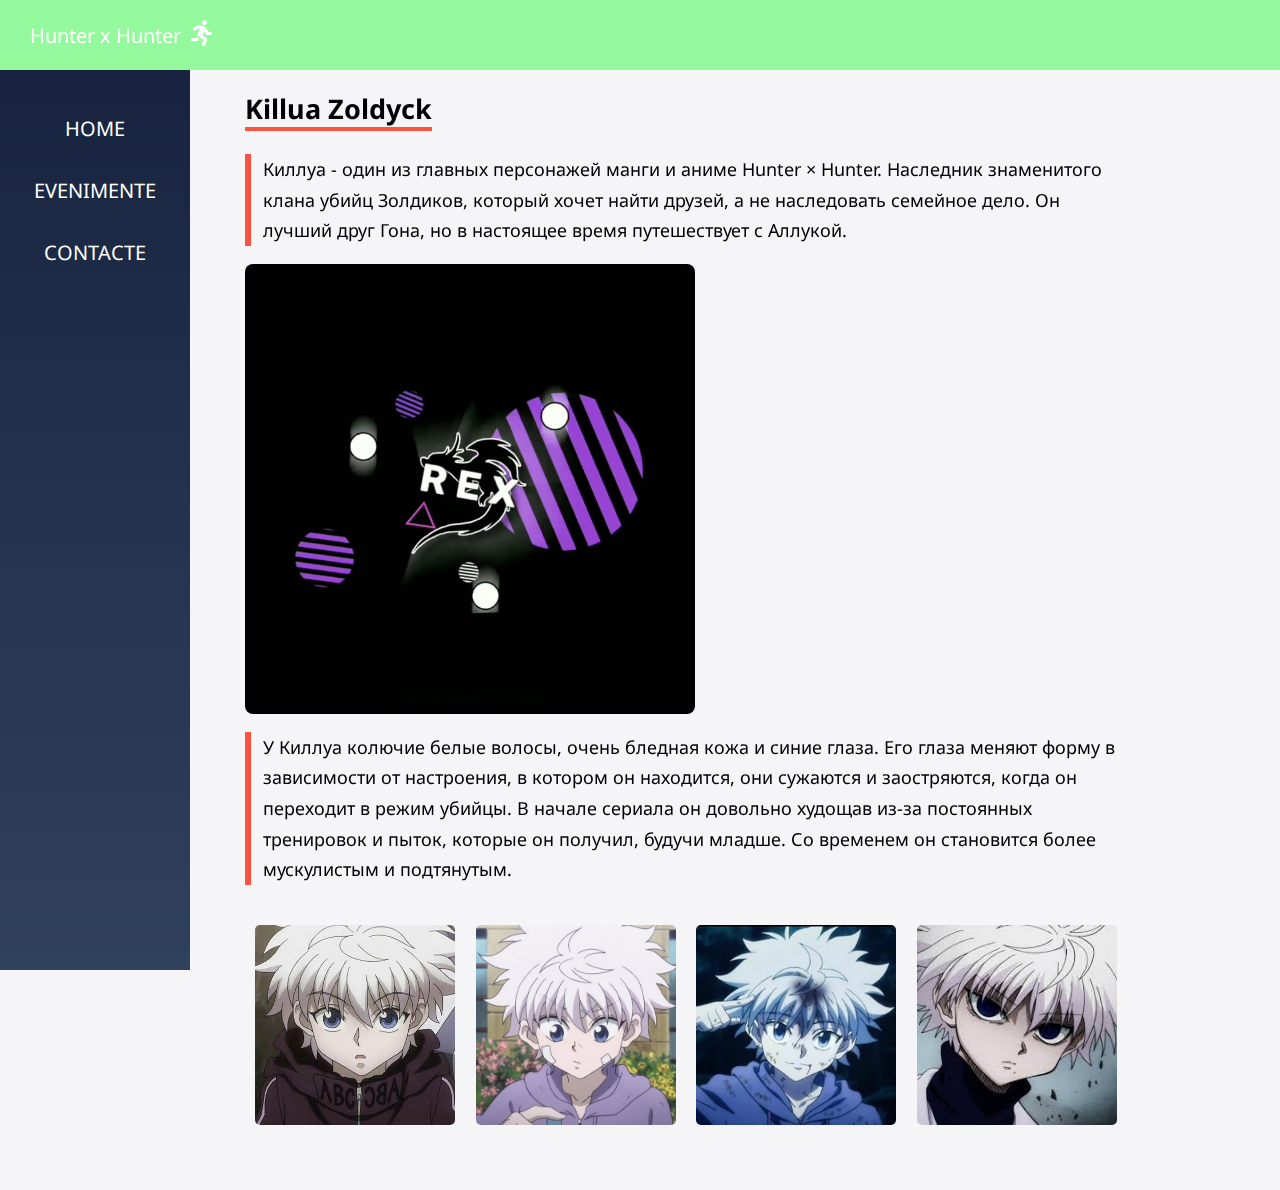
<file: index.html>
<!DOCTYPE html>
<html>

<head>
    <meta charset="UTF-8" />
    <link rel="stylesheet" type="text/css" href="css/style.css" />
    <meta name="viewport" content="width=device-width, initial-scale=1.0" />
    <link rel="stylesheet" href="https://cdnjs.cloudflare.com/ajax/libs/font-awesome/5.15.2/css/all.min.css" />
    <title>Anime</title>
</head>

<body>

    <header>
        <a href="index.html">
            Hunter x Hunter
            <i class="fas fa-running logo"></i>
        </a>

        <i id="menu-btn" class="fas fa-bars" onclick="show()"></i>

    </header>

    <div class="page-container">

        <aside id="side-menu">
            <a href="index.html">Home</a>
            <a href="pages/evenimente.html">Evenimente</a>
            <a href="pages/contacte.html">Contacte</a>

        </aside>

        <main>
            <h2 class="title">Killua Zoldyck</h2>
            <p>
                Киллуа - один из главных персонажей манги и аниме Hunter × Hunter. Наследник знаменитого клана убийц
                Золдиков,
                который хочет найти друзей, а не наследовать семейное дело. Он лучший друг Гона, но в настоящее время
                путешествует с Аллукой.
            </p>

            <video class="intro-video" muted autoplay loop src="resources/Killua.mp4"></video>

            <p>
                У Киллуа колючие белые волосы, очень бледная кожа и синие глаза. Его глаза меняют форму в зависимости от
                настроения, в котором он находится, они сужаются и заостряются, когда он переходит в режим убийцы. В
                начале сериала он довольно худощав из-за постоянных тренировок и пыток, которые он получил, будучи
                младше. Со временем он становится более мускулистым и подтянутым.
            </p>

            <div class="gallery">
                <a target="_blank" href="images/killua1.jpg">
                    <img src="images/killua1.jpg">
                </a>
                <a target="_blank" href="images/killua2.jpg">
                    <img src="images/killua2.jpg">
                </a>
                <a target="_blank" href="images/killua3.jpg">
                    <img src="images/killua3.jpg">
                </a>
                <a target="_blank" href="images/killua4.jpg">
                    <img src="images/killua4.jpg">
                </a>


            </div>
        </main>


    </div>

    <script src="js/main.js"></script>

</body>

</html>
</file>
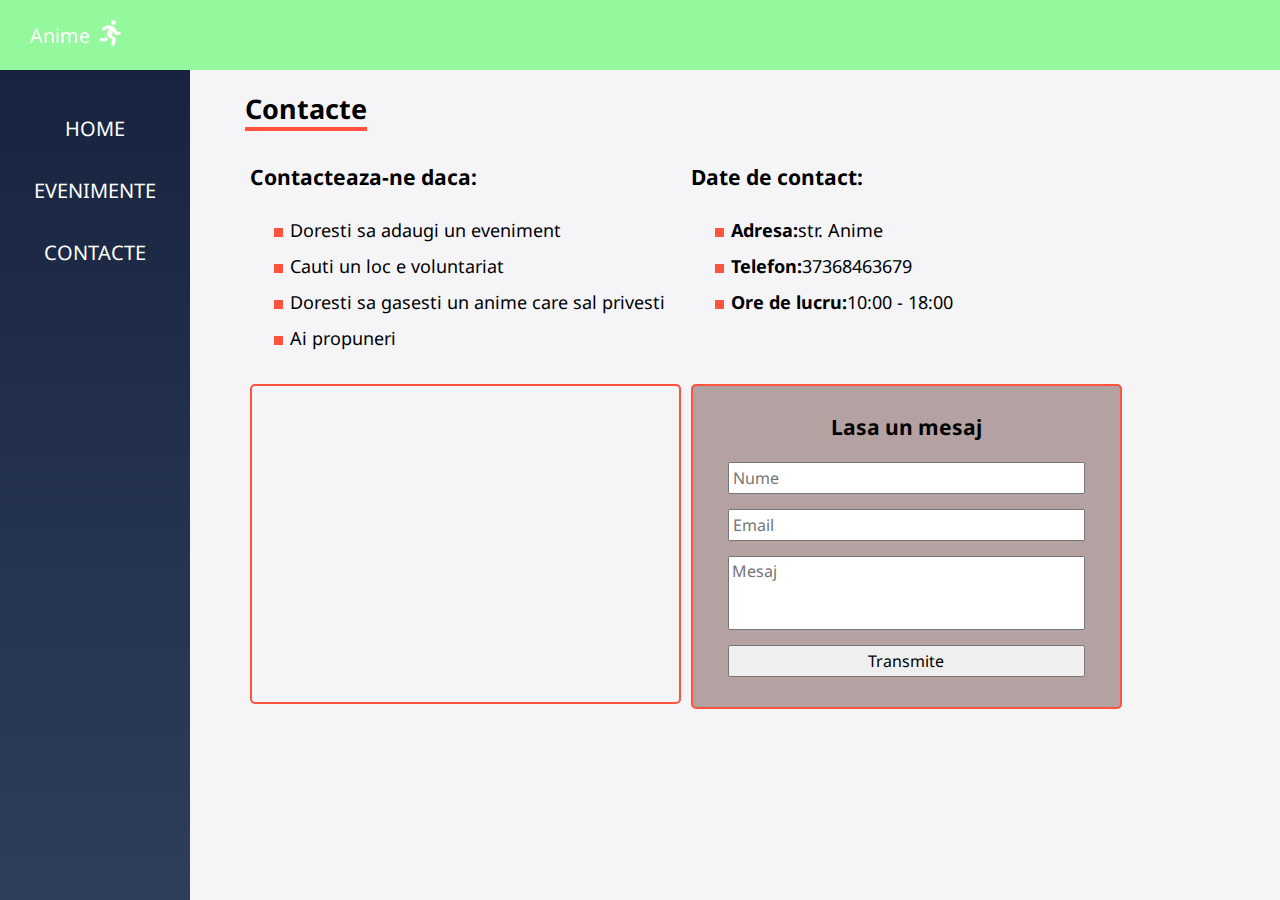
<file: pages/contacte.html>
<!DOCTYPE html>
<html>

<head>
    <meta charset="UTF-8" />
    <link rel="stylesheet" type="text/css" href="../css/style.css" />
    <meta name="viewport" content="width=device-width, initial-scale=1.0" />
    <link rel="stylesheet" href="https://cdnjs.cloudflare.com/ajax/libs/font-awesome/5.15.2/css/all.min.css" />
    <title>Anime</title>
</head>

<body>

    <header>
        <a href="../index.html">
            Anime
            <i class="fas fa-running logo"></i>
        </a>

        <i id="menu-btn" class="fas fa-bars" onclick="show()"></i>

    </header>

    <div class="page-container">

        <aside id="side-menu">
            <a href="../index.html">Home</a>
            <a href="evenimente.html">Evenimente</a>
            <a href="contacte.html">Contacte</a>

        </aside>

        <main>
            <h2 class="title">Contacte</h2>

            <div class="row">
                <div class="col-50">
                    <h3>Contacteaza-ne daca:</h3>
                    <ul class="contact-list">
                        <li>Doresti sa adaugi un eveniment</li>
                        <li>Cauti un loc e voluntariat</li>
                        <li>Doresti sa gasesti un anime care sal privesti</li>
                        <li>Ai propuneri</li>

                    </ul>

                </div>

                <div class="col-50">
                    <h3>Date de contact:</h3>

                    <ul class="contact-list">
                        <li><b>Adresa:</b>str. Anime</li>
                        <li><b>Telefon:</b>37368463679</li>
                        <li><b>Ore de lucru:</b>10:00 - 18:00</li>

                    </ul>

                </div>
            </div>

            <div class="row">
                <div class="col-50">
                    <iframe class="map"
                        src="https://www.google.com/maps/embed?pb=!1m18!1m12!1m3!1d21991203.60385023!2d14.433347252447675!3d47.71406631158026!2m3!1f0!2f0!3f0!3m2!1i1024!2i768!4f13.1!3m3!1m2!1s0x40d4cf003e41f265%3A0x97187ffe621cf382!2sMERCH!5e0!3m2!1sru!2s!4v1645885183717!5m2!1sru!2s"
                         style="border:0;" allowfullscreen="" loading="lazy"></iframe>
                </div>

                <div class="col-50">
                    <div class="contact-form">
                        <form>
                            <h3 class="centered">Lasa un mesaj</h3>
                            <input type="text" placeholder="Nume" required/>
                            <input type="email" placeholder="Email" required/>
                            <textarea rows="3" placeholder="Mesaj" required></textarea>
                            <input type="submit" value="Transmite"/>
                        </form>

                    </div>
                </div>

            </div>
        </main>

    </div>

    <script src="../js/main.js"></script>

</body>

</html>
</file>
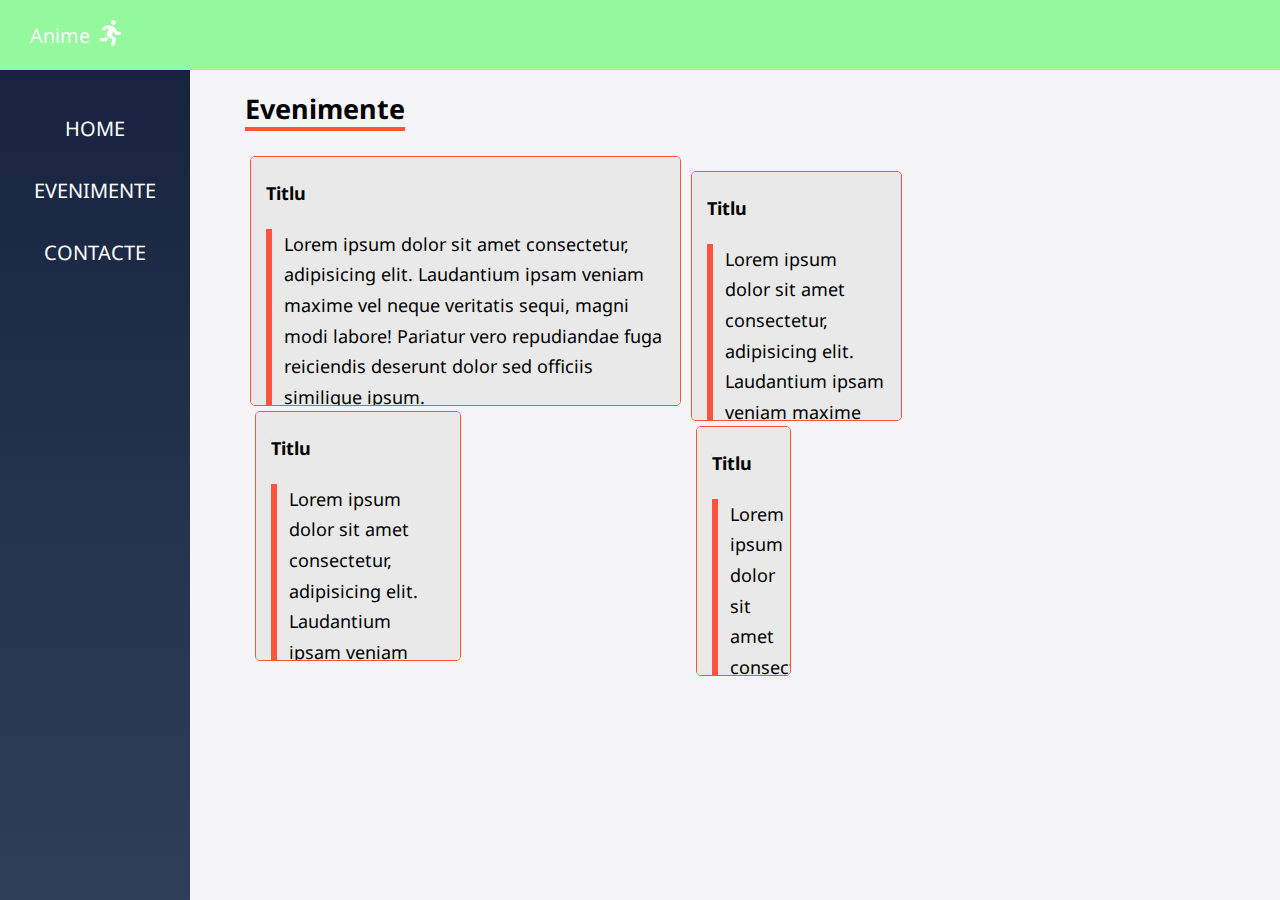
<file: pages/evenimente.html>
<!DOCTYPE html>
<html>

<head>
    <meta charset="UTF-8" />
    <link rel="stylesheet" type="text/css" href="../css/style.css" />
    <meta name="viewport" content="width=device-width, initial-scale=1.0" />
    <link rel="stylesheet" href="https://cdnjs.cloudflare.com/ajax/libs/font-awesome/5.15.2/css/all.min.css" />
    <title>Anime</title>
</head>

<body>

    <header>
        <a href="../index.html">
            Anime
            <i class="fas fa-running logo"></i>
        </a>

        <i id="menu-btn" class="fas fa-bars" onclick="show()"></i>

    </header>

    <div class="page-container">

        <aside id="side-menu">
            <a href="../index.html">Home</a>
            <a href="evenimente.html">Evenimente</a>
            <a href="contacte.html">Contacte</a>

        </aside>

        <main>
            <h2 class="title">Evenimente</h2>

            <div class="row row-event">

                <div class="col-50">
                    <div class="event">
                    <h4>Titlu</h4>
                    <p>
                        Lorem ipsum dolor sit amet consectetur, adipisicing elit. Laudantium ipsam veniam maxime vel
                        neque veritatis sequi, magni modi labore! Pariatur vero repudiandae fuga reiciendis deserunt
                        dolor sed officiis similique ipsum.
                    </p>
                </div>

                <div class="col-50">
                    <div class="event">
                    <h4>Titlu</h4>
                    <p>
                        Lorem ipsum dolor sit amet consectetur, adipisicing elit. Laudantium ipsam veniam maxime vel
                        neque veritatis sequi, magni modi labore! Pariatur vero repudiandae fuga reiciendis deserunt
                        dolor sed officiis similique ipsum.
                    </p>
                </div>

                </div>

            </div>

            <div class="row row-event">

                <div class="col-50">
                    <div class="event">
                    <h4>Titlu</h4>
                    <p>
                        Lorem ipsum dolor sit amet consectetur, adipisicing elit. Laudantium ipsam veniam maxime vel
                        neque veritatis sequi, magni modi labore! Pariatur vero repudiandae fuga reiciendis deserunt
                        dolor sed officiis similique ipsum.
                    </p>
                </div>

                <div class="col-50">
                    <div class="event">
                    <h4>Titlu</h4>
                    <p>
                        Lorem ipsum dolor sit amet consectetur, adipisicing elit. Laudantium ipsam veniam maxime vel
                        neque veritatis sequi, magni modi labore! Pariatur vero repudiandae fuga reiciendis deserunt
                        dolor sed officiis similique ipsum.
                    </p>
                </div>

                </div>

            </div>
        </main>


    </div>

    
        


    </div>

    <script src="../js/main.js"></script>

</body>

</html>
</file>
<file: css/style.css>
@import url('https://fonts.googleapis.com/css2?family=Noto+Sans:wght@700&family=Shippori+Antique+B1&display=swap');

*{
    box-sizing: border-box;
}

::-webkit-scrollbar {
    width: 6px;
}

::-webkit-scrollbar-thumb {
    background: gray;
    border-radius: 8px;
}

body {
    margin: 0;
    background-color: #f5f5f8;
    font-size: 18px;
    font-family: 'Noto Sans', sans-serif;
}

header {
    height: 70px;
    background-color: #0f16;
    position: fixed;
    width: 100%;
    padding-top: 20px;
    padding-left: 30px;
    font-size: 20px;
}

header a {
    color: white;
    text-decoration: none;
}

.page-container {
    min-height: 100vh;
    padding-top: 70px;
}

main {
    margin: 10px 10% 60px 220px;
    padding: 0px 25px;
}

aside {
    width: 190px;
    height: 100vh;
    position: fixed;
    background: linear-gradient(to bottom, #18243f, #30415d);
    padding-top: 10px;
    font-size: 20px;
}

aside a {
    display: block;
    color: white;
    text-transform: uppercase;
    text-decoration: none;
    text-align: center;
    margin-top: 35px;

}

.logo {
    margin-left: 5px;
    font-size: 26px;
}

p {
    line-height: 170%;
    border-left: 6px solid #ff533d;
    padding-left: 12px;
}

.row {
    overflow: auto;
}

[class^="col-"] {
    float: left;
    padding: 5px;
}

.col-10 {width: 10%;}
.col-20 {width: 20%;}
.col-30 {width: 30%;}
.col-40 {width: 40%;}
.col-50 {width: 50%;}
.col-60 {width: 60%;}
.col-70 {width: 70%;}
.col-80 {width: 80%;}
.col-90 {width: 90%;}
.col-100 {width: 100%;}


.title {
    border-bottom: 4px solid #ff533d;
    margin-bottom: 5px;
    margin-top: 10px;
    display: inline-block;
}

.intro-video {
    display: block;
    max-height: 50vh;
    margin: 4opx auto;
    max-width: 100%;
    border-radius: 8px;
    
}

.gallery {
    display: flex;
    justify-content: space-around;
    flex-wrap: wrap;
    margin-top: 40px;
}

.gallery img {
    width: 200px;
    height: 200px;
    object-fit: cover;
    border-radius: 5px;
    transition: all 0.3s;
}

.gallery img:hover {
    transform: scale(1.05);
    transition: all 0.3s;
}

.row-event {
    margin-top: 15px;
}

.event {
    padding: 0px 15px 15px 15px;
    background-color: #e9e9e9;
    border-radius: 5px;
    border: 1px solid #ff533d;
    height: 250px;
    overflow-y: scroll;
}

.contact-list {
    line-height: 200%;
    list-style: linear-gradient(#ff533d, #ff533d);
}

.map {
    width: 100%;
    max-width: 480px;
    height: 320px;
    border-radius: 5px;
    border: 2px solid #ff533d !important;

}

.centered {
    text-align: center;
}

.contact-form {
    background-color: rgb(180, 161, 161);
    border-radius: 5px;
    border: 2px solid #ff533d;
    max-width: 480px;
    padding: 5px 15px 30px 15px;
}

.contact-form input, .contact-form textarea {
    display: block;
    width: 90%;
    margin: 15px auto 0px auto;
    resize: none;
    font-family: inherit;
    padding: 3px;
    font-size: 16px;

}

#menu-btn {
    color: white;
    font-size: 27px;
    position: absolute;
    top: 23px;
    right: 25px;
    display: none;
}

.show {
    display: block !important;
}

@media (max-width: 768px) {
    body {
        font-size: 16px;
    }
    
    [class^="col-"] {
        float: left;
        padding: 5px;
    }

    main {
        margin: 0px;
        padding: 10px 15px 20px 15px;

    }

    aside {
        display: none;
        height: auto;
        width: 100%;
        padding-top: 0px;
        padding-bottom: 25px;

    }

    .gallery img {
        width: 130px;
        height: 130px;
    }

    #menu-btn {
        display: block;
    }

}
</file>
